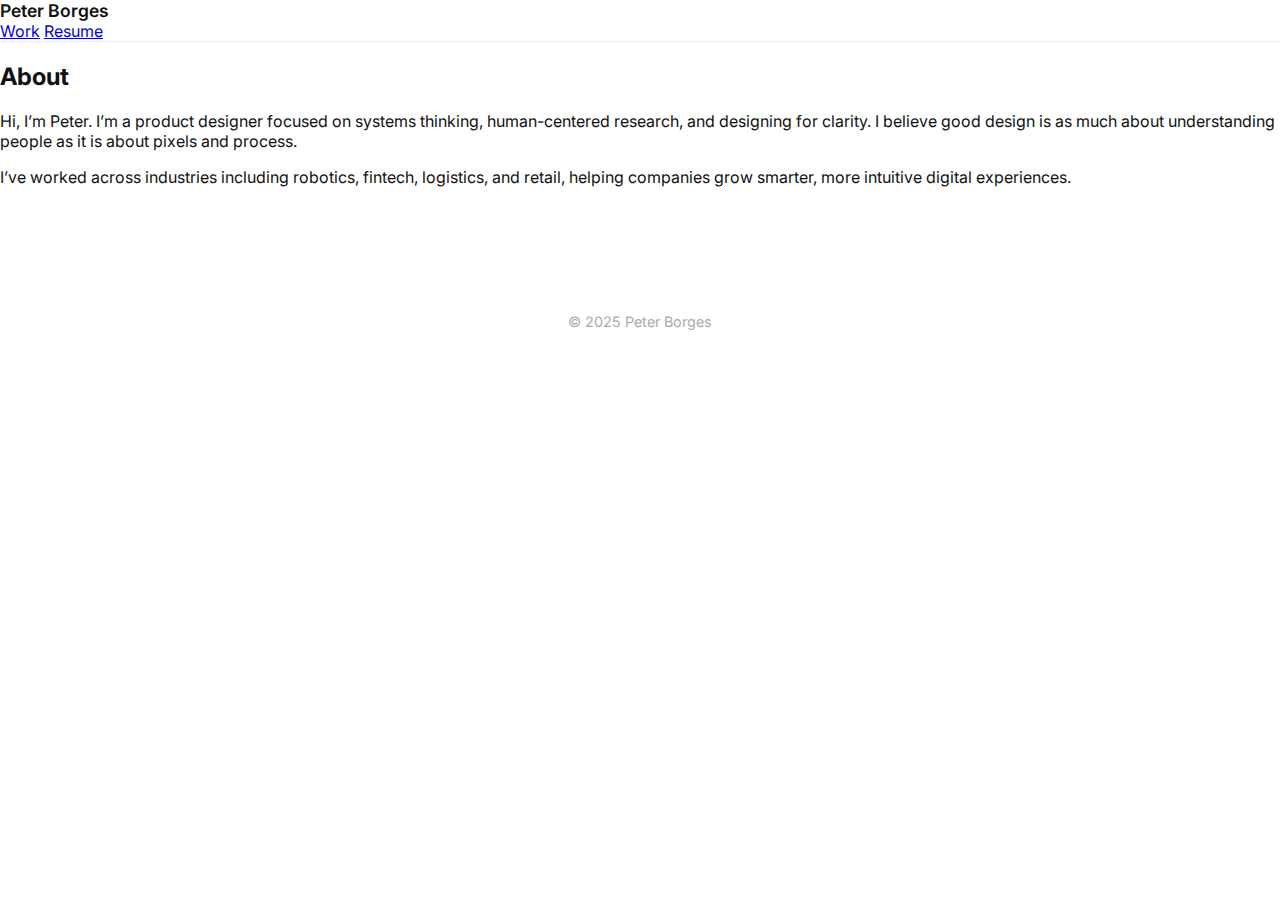
<file: about.html>
<!-- about.html -->
<!DOCTYPE html>
<html lang="en">
<head>
  <meta charset="UTF-8" />
  <meta name="viewport" content="width=device-width, initial-scale=1.0" />
  <title>Peter Borges | About</title>
  <link href="https://fonts.googleapis.com/css2?family=Inter:wght@400;600&display=swap" rel="stylesheet" />
  <link rel="stylesheet" href="styles.css" />
</head>
<body>
  <div class="navbar">
    <a href="index.html" class="logo">Peter Borges</a>
    <nav>
      <a href="index.html#work">Work</a>
      <a href="resume.html">Resume</a>
    </nav>
  </div>

  <section>
    <h2>About</h2>
    <p>Hi, I’m Peter. I’m a product designer focused on systems thinking, human-centered research, and designing for clarity. I believe good design is as much about understanding people as it is about pixels and process.</p>
    <p>I’ve worked across industries including robotics, fintech, logistics, and retail, helping companies grow smarter, more intuitive digital experiences.</p>
  </section>

  <footer>
    <p>© 2025 Peter Borges</p>
  </footer>
</body>
</html>
</file>
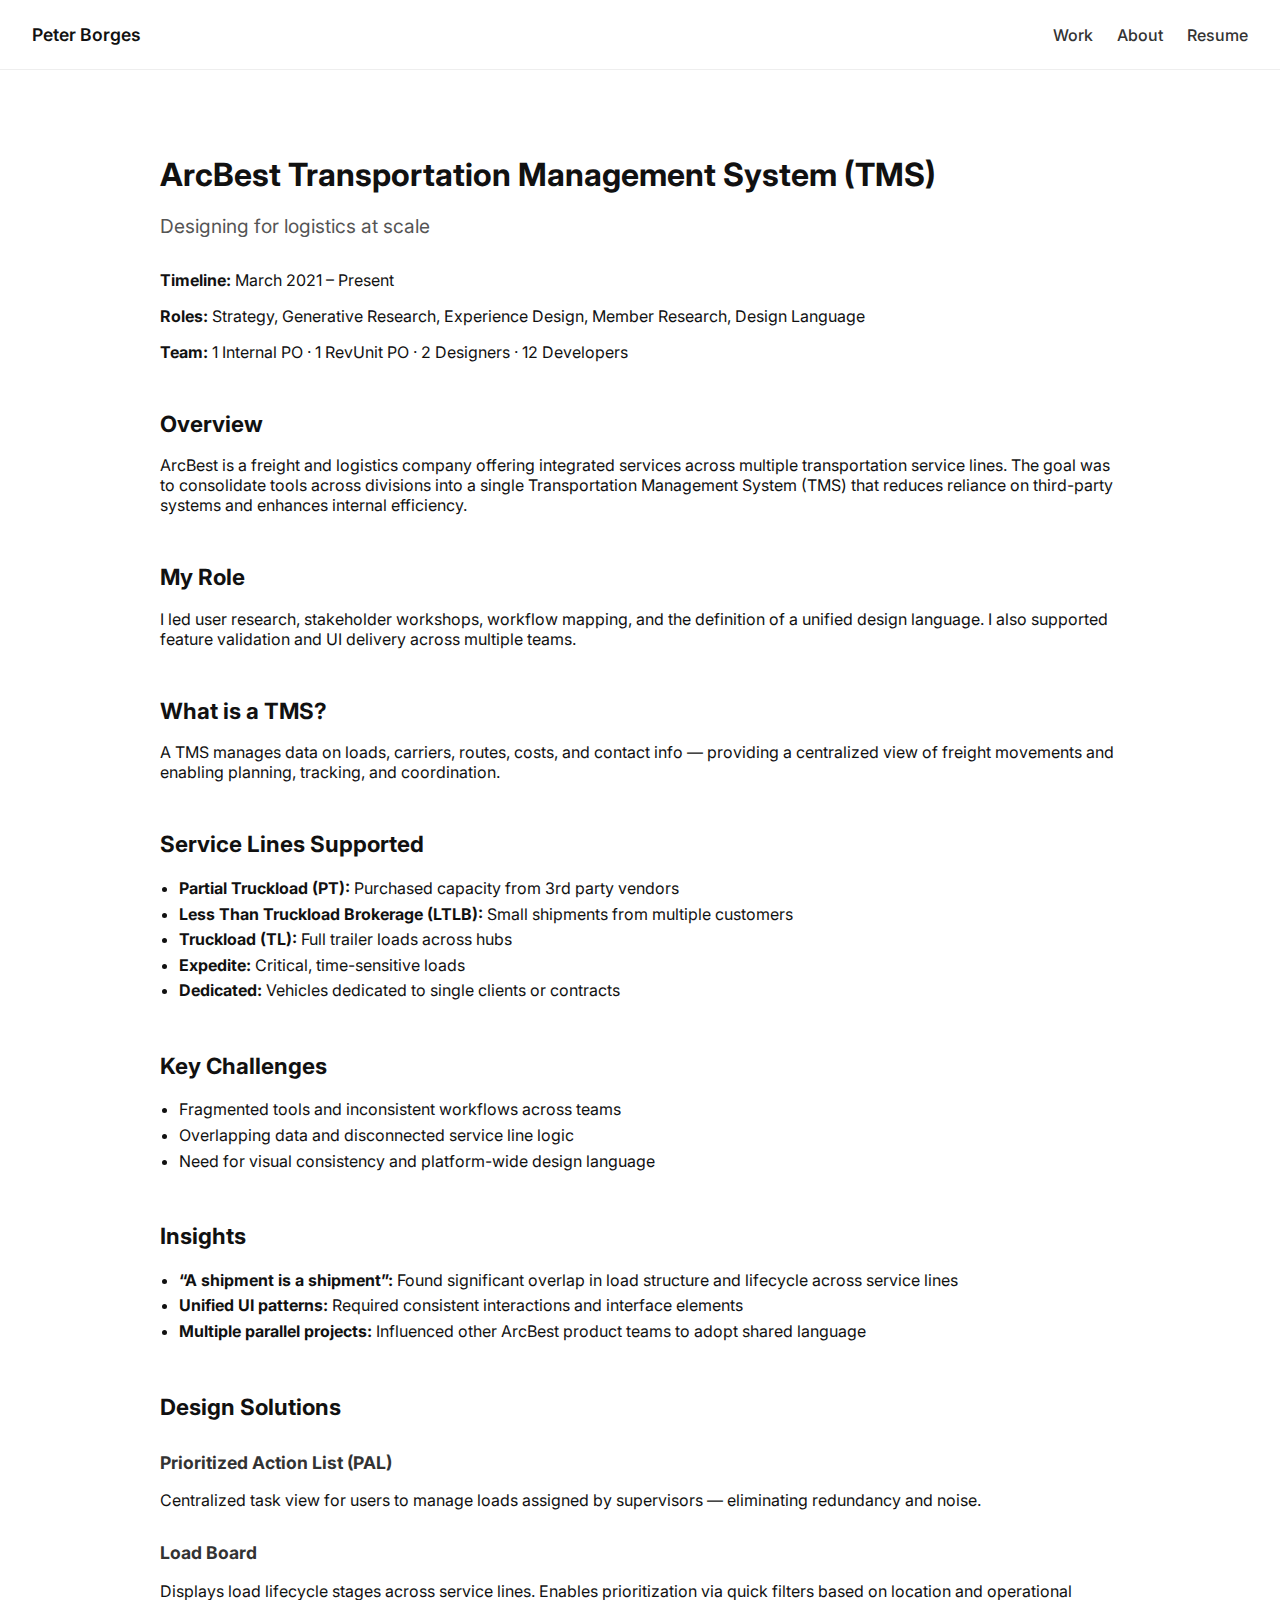
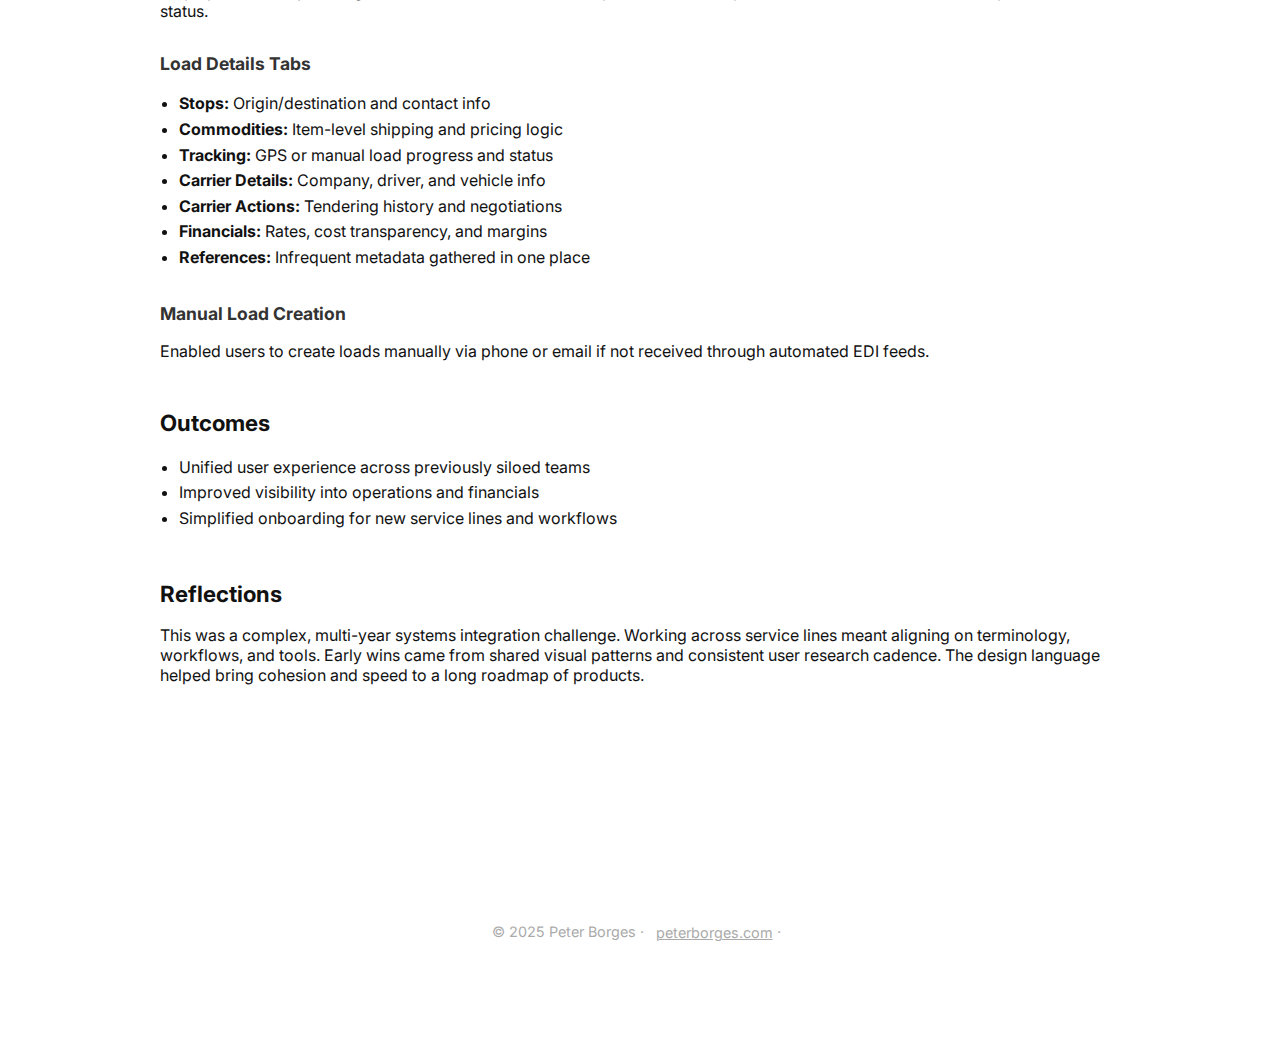
<file: arcbest-transportation-management.html>
<!-- case-study-arcbest.html -->
<!DOCTYPE html>
<html lang="en">
<head>
  <meta charset="UTF-8" />
  <meta name="viewport" content="width=device-width, initial-scale=1.0" />
  <title>ArcBest TMS | Peter Borges</title>
  <link href="https://fonts.googleapis.com/css2?family=Inter:wght@400;600&display=swap" rel="stylesheet" />
  <link rel="stylesheet" href="styles.css" />
</head>
<body>
  <div id="site-header"></div>

  <div class="content-container" style="padding-top: 4rem;">
    <section class="case-study">
      <h1>ArcBest Transportation Management System (TMS)</h1>
      <p class="subtitle">Designing for logistics at scale</p>

      <p><strong>Timeline:</strong> March 2021 – Present</p>
      <p><strong>Roles:</strong> Strategy, Generative Research, Experience Design, Member Research, Design Language</p>
      <p><strong>Team:</strong> 1 Internal PO · 1 RevUnit PO · 2 Designers · 12 Developers</p>

      <h2>Overview</h2>
      <p>ArcBest is a freight and logistics company offering integrated services across multiple transportation service lines. The goal was to consolidate tools across divisions into a single Transportation Management System (TMS) that reduces reliance on third-party systems and enhances internal efficiency.</p>

      <h2>My Role</h2>
      <p>I led user research, stakeholder workshops, workflow mapping, and the definition of a unified design language. I also supported feature validation and UI delivery across multiple teams.</p>

      <h2>What is a TMS?</h2>
      <p>A TMS manages data on loads, carriers, routes, costs, and contact info — providing a centralized view of freight movements and enabling planning, tracking, and coordination.</p>

      <h2>Service Lines Supported</h2>
      <ul>
        <li><strong>Partial Truckload (PT):</strong> Purchased capacity from 3rd party vendors</li>
        <li><strong>Less Than Truckload Brokerage (LTLB):</strong> Small shipments from multiple customers</li>
        <li><strong>Truckload (TL):</strong> Full trailer loads across hubs</li>
        <li><strong>Expedite:</strong> Critical, time-sensitive loads</li>
        <li><strong>Dedicated:</strong> Vehicles dedicated to single clients or contracts</li>
      </ul>

      <h2>Key Challenges</h2>
      <ul>
        <li>Fragmented tools and inconsistent workflows across teams</li>
        <li>Overlapping data and disconnected service line logic</li>
        <li>Need for visual consistency and platform-wide design language</li>
      </ul>

      <h2>Insights</h2>
      <ul>
        <li><strong>“A shipment is a shipment”:</strong> Found significant overlap in load structure and lifecycle across service lines</li>
        <li><strong>Unified UI patterns:</strong> Required consistent interactions and interface elements</li>
        <li><strong>Multiple parallel projects:</strong> Influenced other ArcBest product teams to adopt shared language</li>
      </ul>

      <h2>Design Solutions</h2>

      <h3>Prioritized Action List (PAL)</h3>
      <p>Centralized task view for users to manage loads assigned by supervisors — eliminating redundancy and noise.</p>

      <h3>Load Board</h3>
      <p>Displays load lifecycle stages across service lines. Enables prioritization via quick filters based on location and operational status.</p>

      <h3>Load Details Tabs</h3>
      <ul>
        <li><strong>Stops:</strong> Origin/destination and contact info</li>
        <li><strong>Commodities:</strong> Item-level shipping and pricing logic</li>
        <li><strong>Tracking:</strong> GPS or manual load progress and status</li>
        <li><strong>Carrier Details:</strong> Company, driver, and vehicle info</li>
        <li><strong>Carrier Actions:</strong> Tendering history and negotiations</li>
        <li><strong>Financials:</strong> Rates, cost transparency, and margins</li>
        <li><strong>References:</strong> Infrequent metadata gathered in one place</li>
      </ul>

      <h3>Manual Load Creation</h3>
      <p>Enabled users to create loads manually via phone or email if not received through automated EDI feeds.</p>

      <h2>Outcomes</h2>
      <ul>
        <li>Unified user experience across previously siloed teams</li>
        <li>Improved visibility into operations and financials</li>
        <li>Simplified onboarding for new service lines and workflows</li>
      </ul>

      <h2>Reflections</h2>
      <p>This was a complex, multi-year systems integration challenge. Working across service lines meant aligning on terminology, workflows, and tools. Early wins came from shared visual patterns and consistent user research cadence. The design language helped bring cohesion and speed to a long roadmap of products.</p>
    </section>
  </div>

  <div id="site-footer"></div>

  <script>
    function includeHTML(selector, url) {
      fetch(url)
        .then(response => response.text())
        .then(data => {
          document.querySelector(selector).innerHTML = data;
        });
    }
    includeHTML('#site-header', 'partials/header.html');
    includeHTML('#site-footer', 'partials/footer.html');
  </script>
</body>
</html>
</file>
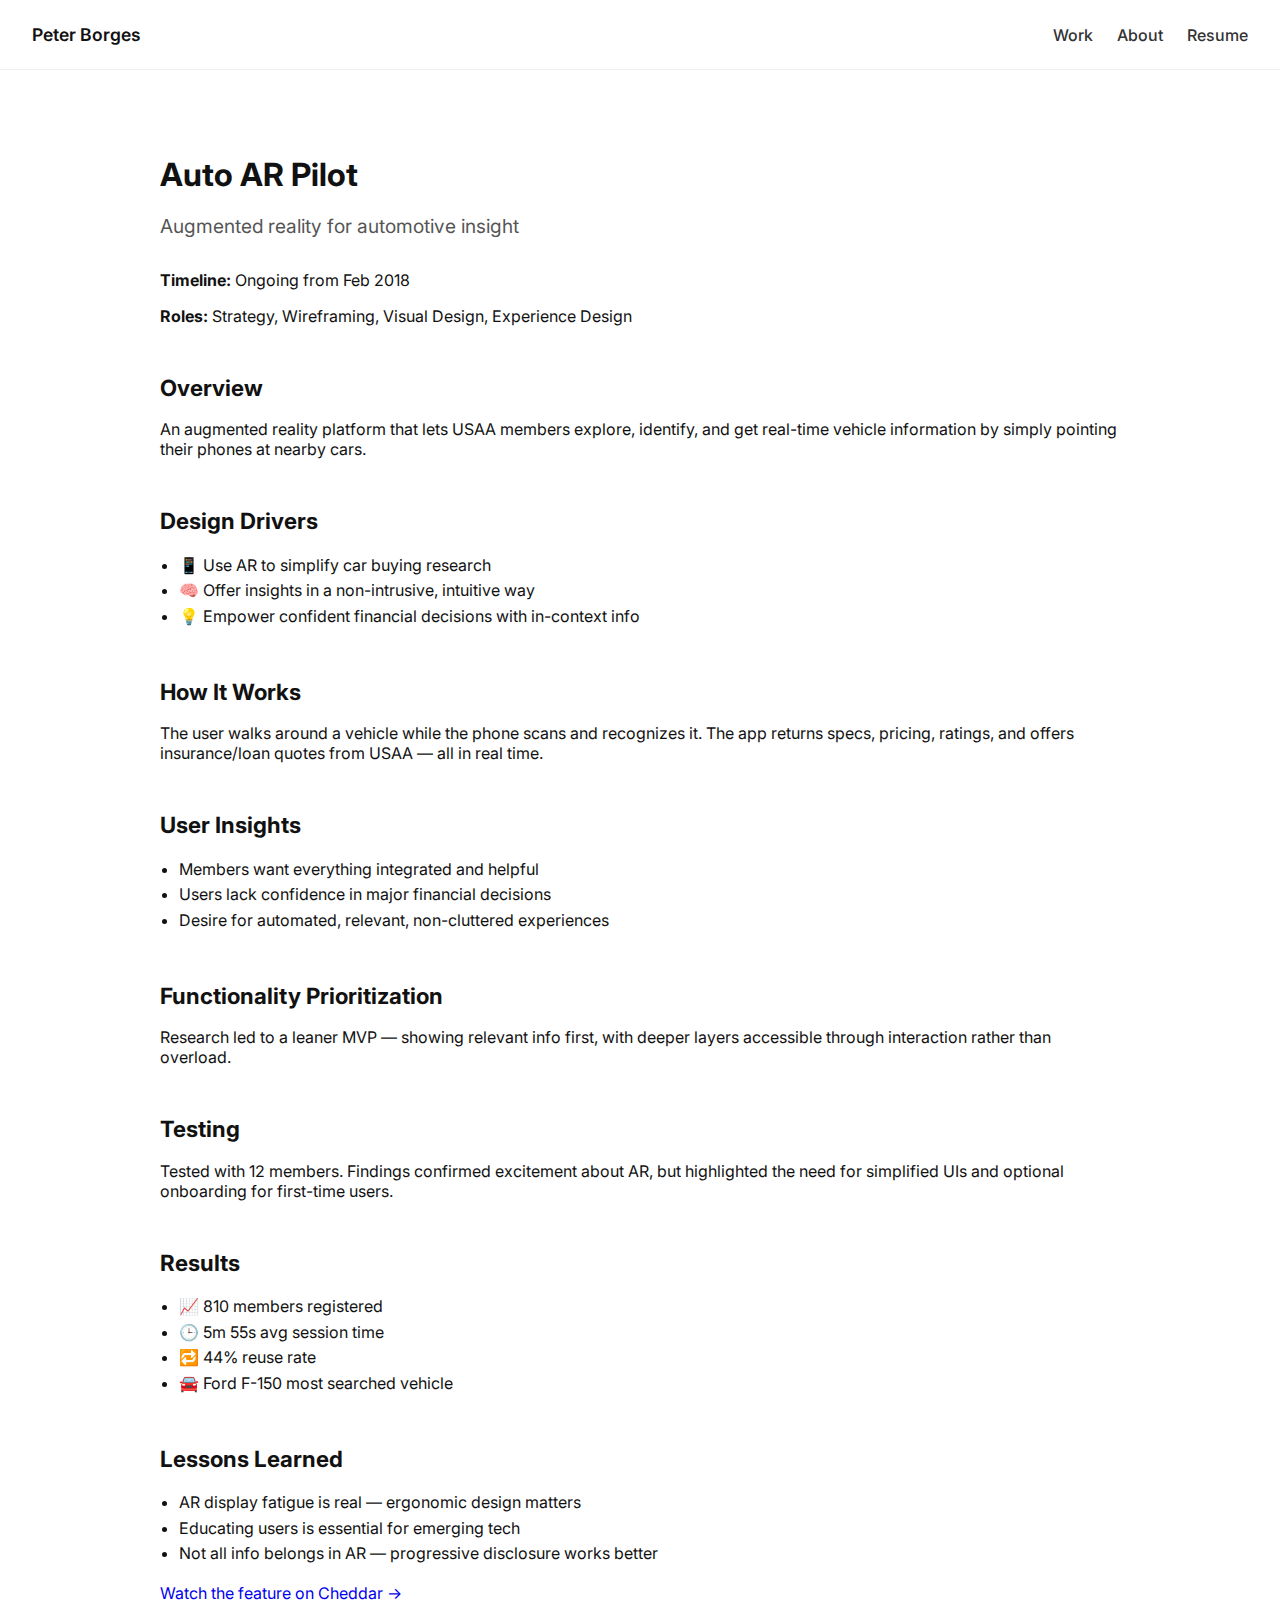
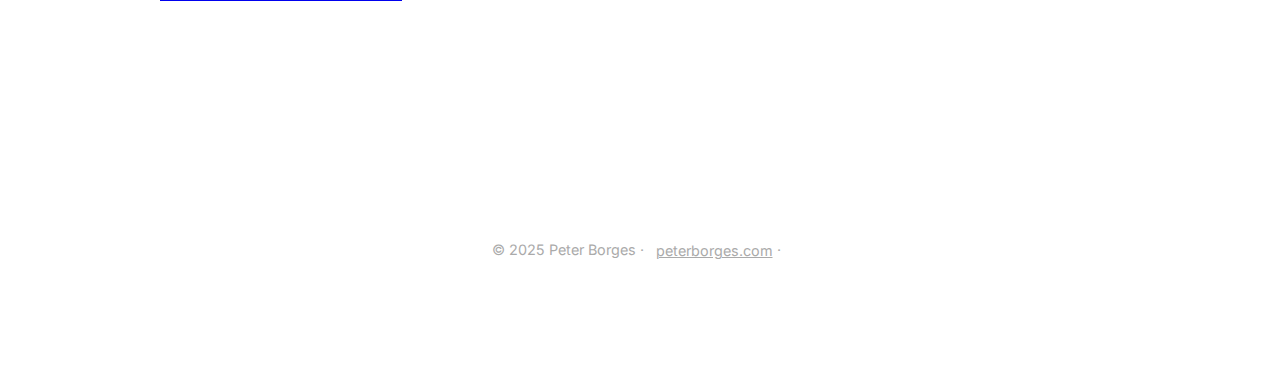
<file: auto-ar-pilot.html>
<!-- case-study-auto-ar.html -->
<!DOCTYPE html>
<html lang="en">
<head>
  <meta charset="UTF-8" />
  <meta name="viewport" content="width=device-width, initial-scale=1.0" />
  <title>Auto AR Pilot | Peter Borges</title>
  <link href="https://fonts.googleapis.com/css2?family=Inter:wght@400;600&display=swap" rel="stylesheet" />
  <link rel="stylesheet" href="styles.css" />
</head>
<body>
  <div id="site-header"></div>

  <div class="content-container" style="padding-top: 4rem;">
    <section class="case-study">
      <h1>Auto AR Pilot</h1>
      <p class="subtitle">Augmented reality for automotive insight</p>

      <p><strong>Timeline:</strong> Ongoing from Feb 2018</p>
      <p><strong>Roles:</strong> Strategy, Wireframing, Visual Design, Experience Design</p>

      <h2>Overview</h2>
      <p>An augmented reality platform that lets USAA members explore, identify, and get real-time vehicle information by simply pointing their phones at nearby cars.</p>

      <h2>Design Drivers</h2>
      <ul>
        <li>📱 Use AR to simplify car buying research</li>
        <li>🧠 Offer insights in a non-intrusive, intuitive way</li>
        <li>💡 Empower confident financial decisions with in-context info</li>
      </ul>

      <h2>How It Works</h2>
      <p>The user walks around a vehicle while the phone scans and recognizes it. The app returns specs, pricing, ratings, and offers insurance/loan quotes from USAA — all in real time.</p>

      <h2>User Insights</h2>
      <ul>
        <li>Members want everything integrated and helpful</li>
        <li>Users lack confidence in major financial decisions</li>
        <li>Desire for automated, relevant, non-cluttered experiences</li>
      </ul>

      <h2>Functionality Prioritization</h2>
      <p>Research led to a leaner MVP — showing relevant info first, with deeper layers accessible through interaction rather than overload.</p>

      <h2>Testing</h2>
      <p>Tested with 12 members. Findings confirmed excitement about AR, but highlighted the need for simplified UIs and optional onboarding for first-time users.</p>

      <h2>Results</h2>
      <ul>
        <li>📈 810 members registered</li>
        <li>🕒 5m 55s avg session time</li>
        <li>🔁 44% reuse rate</li>
        <li>🚘 Ford F-150 most searched vehicle</li>
      </ul>

      <h2>Lessons Learned</h2>
      <ul>
        <li>AR display fatigue is real — ergonomic design matters</li>
        <li>Educating users is essential for emerging tech</li>
        <li>Not all info belongs in AR — progressive disclosure works better</li>
      </ul>

      <p><a href="https://cheddar.com/videos/how-usaa-is-bringing-augmented-reality-to-car-shopping" target="_blank">Watch the feature on Cheddar →</a></p>
    </section>
  </div>

  <div id="site-footer"></div>

  <script>
    includeHTML('#site-header', 'partials/header.html');
    includeHTML('#site-footer', 'partials/footer.html');
    function includeHTML(selector, url) {
      fetch(url).then(res => res.text()).then(data => {
        document.querySelector(selector).innerHTML = data;
      });
    }
  </script>
</body>
</html>
</file>
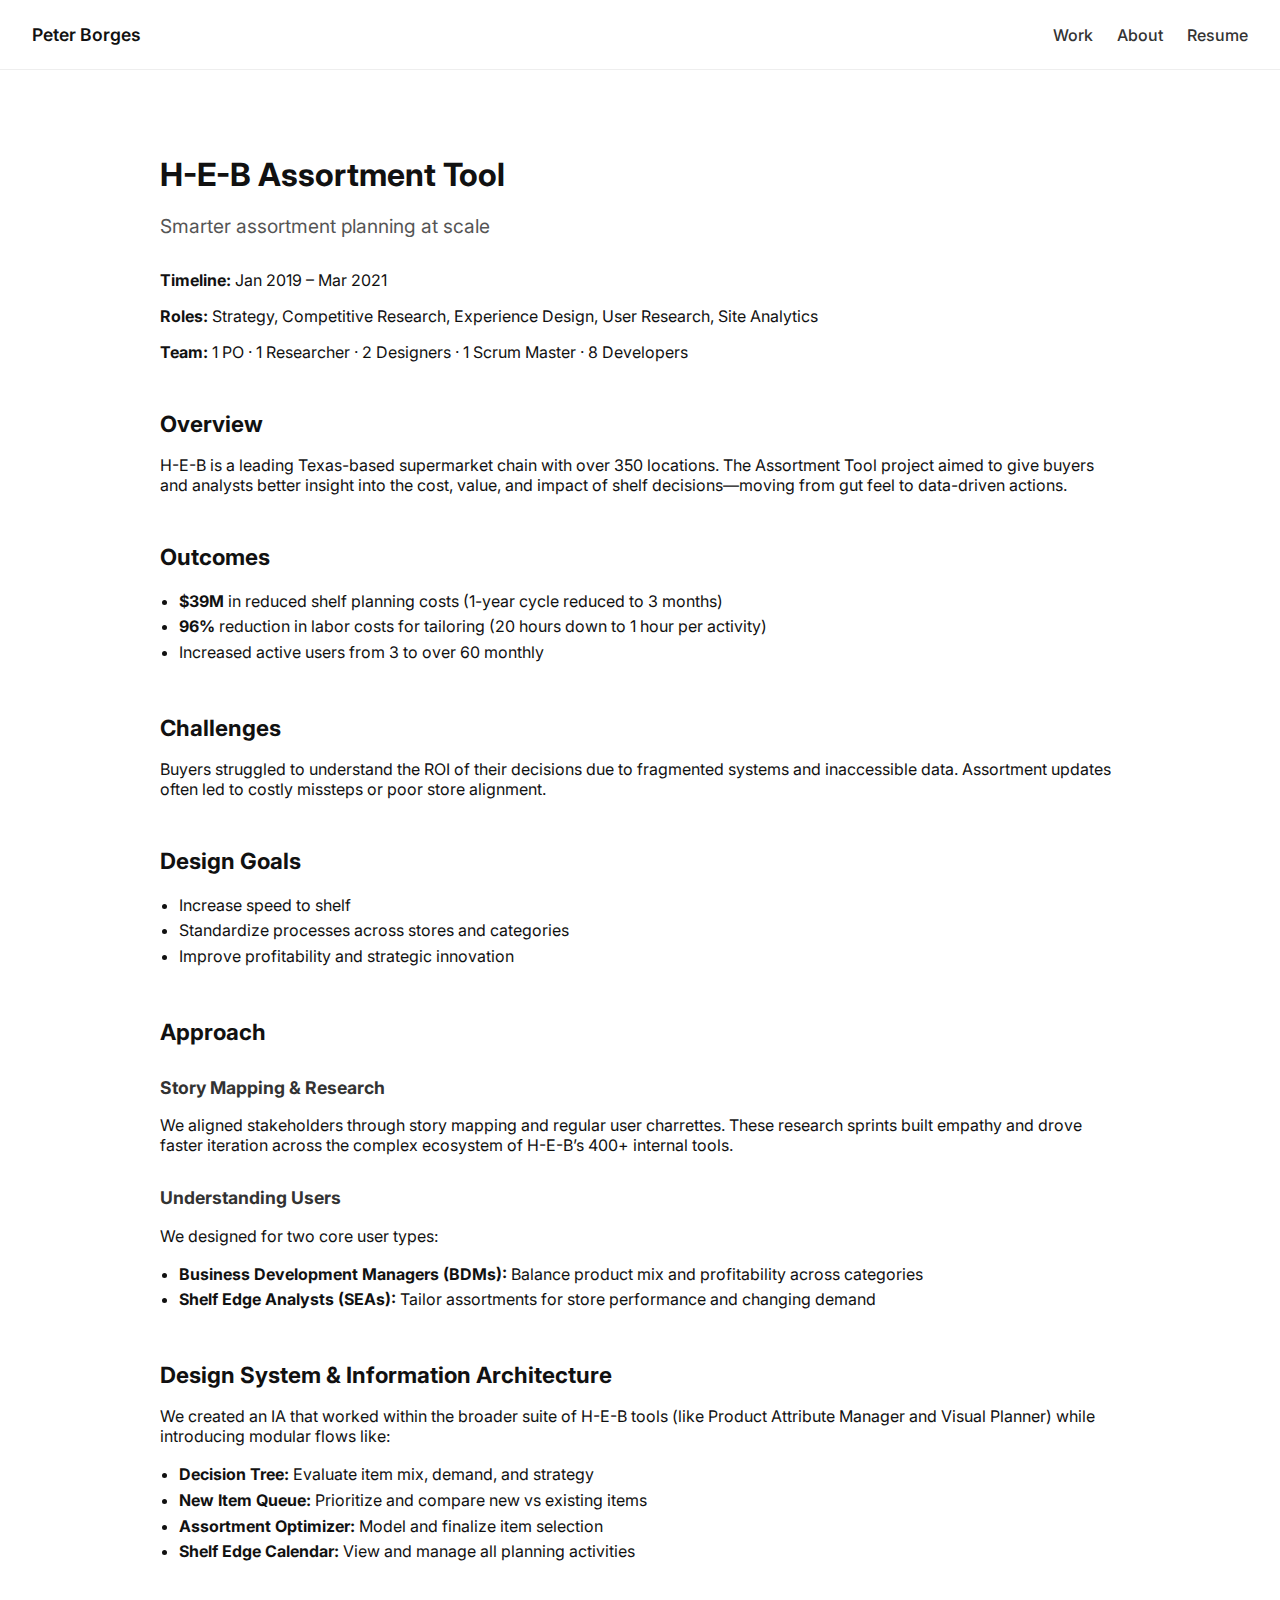
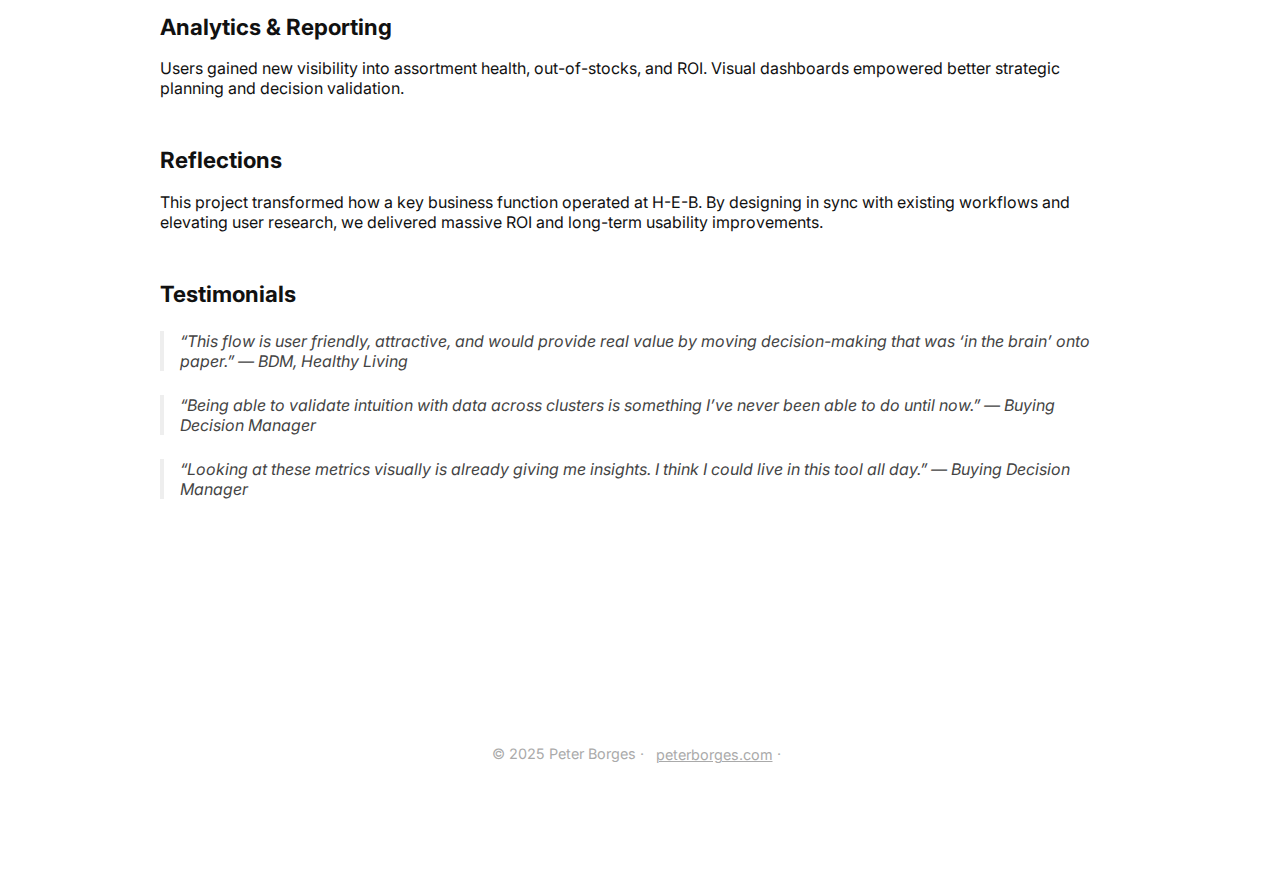
<file: heb-assortment-optimizer.html>
<!-- case-study-assortment.html -->
<!DOCTYPE html>
<html lang="en">
<head>
  <meta charset="UTF-8" />
  <meta name="viewport" content="width=device-width, initial-scale=1.0" />
  <title>H-E-B Assortment Tool | Peter Borges</title>
  <link href="https://fonts.googleapis.com/css2?family=Inter:wght@400;600&display=swap" rel="stylesheet" />
  <link rel="stylesheet" href="styles.css" />
</head>
<body>
  <div id="site-header"></div>

  <div class="content-container" style="padding-top: 4rem;">
    <section class="case-study">
      <h1>H-E-B Assortment Tool</h1>
      <p class="subtitle">Smarter assortment planning at scale</p>

      <p><strong>Timeline:</strong> Jan 2019 – Mar 2021</p>
      <p><strong>Roles:</strong> Strategy, Competitive Research, Experience Design, User Research, Site Analytics</p>
      <p><strong>Team:</strong> 1 PO · 1 Researcher · 2 Designers · 1 Scrum Master · 8 Developers</p>

      <h2>Overview</h2>
      <p>H-E-B is a leading Texas-based supermarket chain with over 350 locations. The Assortment Tool project aimed to give buyers and analysts better insight into the cost, value, and impact of shelf decisions—moving from gut feel to data-driven actions.</p>

      <h2>Outcomes</h2>
      <ul>
        <li><strong>$39M</strong> in reduced shelf planning costs (1-year cycle reduced to 3 months)</li>
        <li><strong>96%</strong> reduction in labor costs for tailoring (20 hours down to 1 hour per activity)</li>
        <li>Increased active users from 3 to over 60 monthly</li>
      </ul>

      <h2>Challenges</h2>
      <p>Buyers struggled to understand the ROI of their decisions due to fragmented systems and inaccessible data. Assortment updates often led to costly missteps or poor store alignment.</p>

      <h2>Design Goals</h2>
      <ul>
        <li>Increase speed to shelf</li>
        <li>Standardize processes across stores and categories</li>
        <li>Improve profitability and strategic innovation</li>
      </ul>

      <h2>Approach</h2>
      <h3>Story Mapping & Research</h3>
      <p>We aligned stakeholders through story mapping and regular user charrettes. These research sprints built empathy and drove faster iteration across the complex ecosystem of H-E-B’s 400+ internal tools.</p>

      <h3>Understanding Users</h3>
      <p>We designed for two core user types:</p>
      <ul>
        <li><strong>Business Development Managers (BDMs):</strong> Balance product mix and profitability across categories</li>
        <li><strong>Shelf Edge Analysts (SEAs):</strong> Tailor assortments for store performance and changing demand</li>
      </ul>

      <h2>Design System & Information Architecture</h2>
      <p>We created an IA that worked within the broader suite of H-E-B tools (like Product Attribute Manager and Visual Planner) while introducing modular flows like:</p>
      <ul>
        <li><strong>Decision Tree:</strong> Evaluate item mix, demand, and strategy</li>
        <li><strong>New Item Queue:</strong> Prioritize and compare new vs existing items</li>
        <li><strong>Assortment Optimizer:</strong> Model and finalize item selection</li>
        <li><strong>Shelf Edge Calendar:</strong> View and manage all planning activities</li>
      </ul>

      <h2>Analytics & Reporting</h2>
      <p>Users gained new visibility into assortment health, out-of-stocks, and ROI. Visual dashboards empowered better strategic planning and decision validation.</p>

      <h2>Reflections</h2>
      <p>This project transformed how a key business function operated at H-E-B. By designing in sync with existing workflows and elevating user research, we delivered massive ROI and long-term usability improvements.</p>

      <h2>Testimonials</h2>
      <blockquote>“This flow is user friendly, attractive, and would provide real value by moving decision-making that was ‘in the brain’ onto paper.” — <em>BDM, Healthy Living</em></blockquote>
      <blockquote>“Being able to validate intuition with data across clusters is something I’ve never been able to do until now.” — <em>Buying Decision Manager</em></blockquote>
      <blockquote>“Looking at these metrics visually is already giving me insights. I think I could live in this tool all day.” — <em>Buying Decision Manager</em></blockquote>
    </section>
  </div>

  <div id="site-footer"></div>

  <script>
    function includeHTML(selector, url) {
      fetch(url)
        .then(response => response.text())
        .then(data => {
          document.querySelector(selector).innerHTML = data;
        });
    }
    includeHTML('#site-header', 'partials/header.html');
    includeHTML('#site-footer', 'partials/footer.html');
  </script>
</body>
</html>
</file>
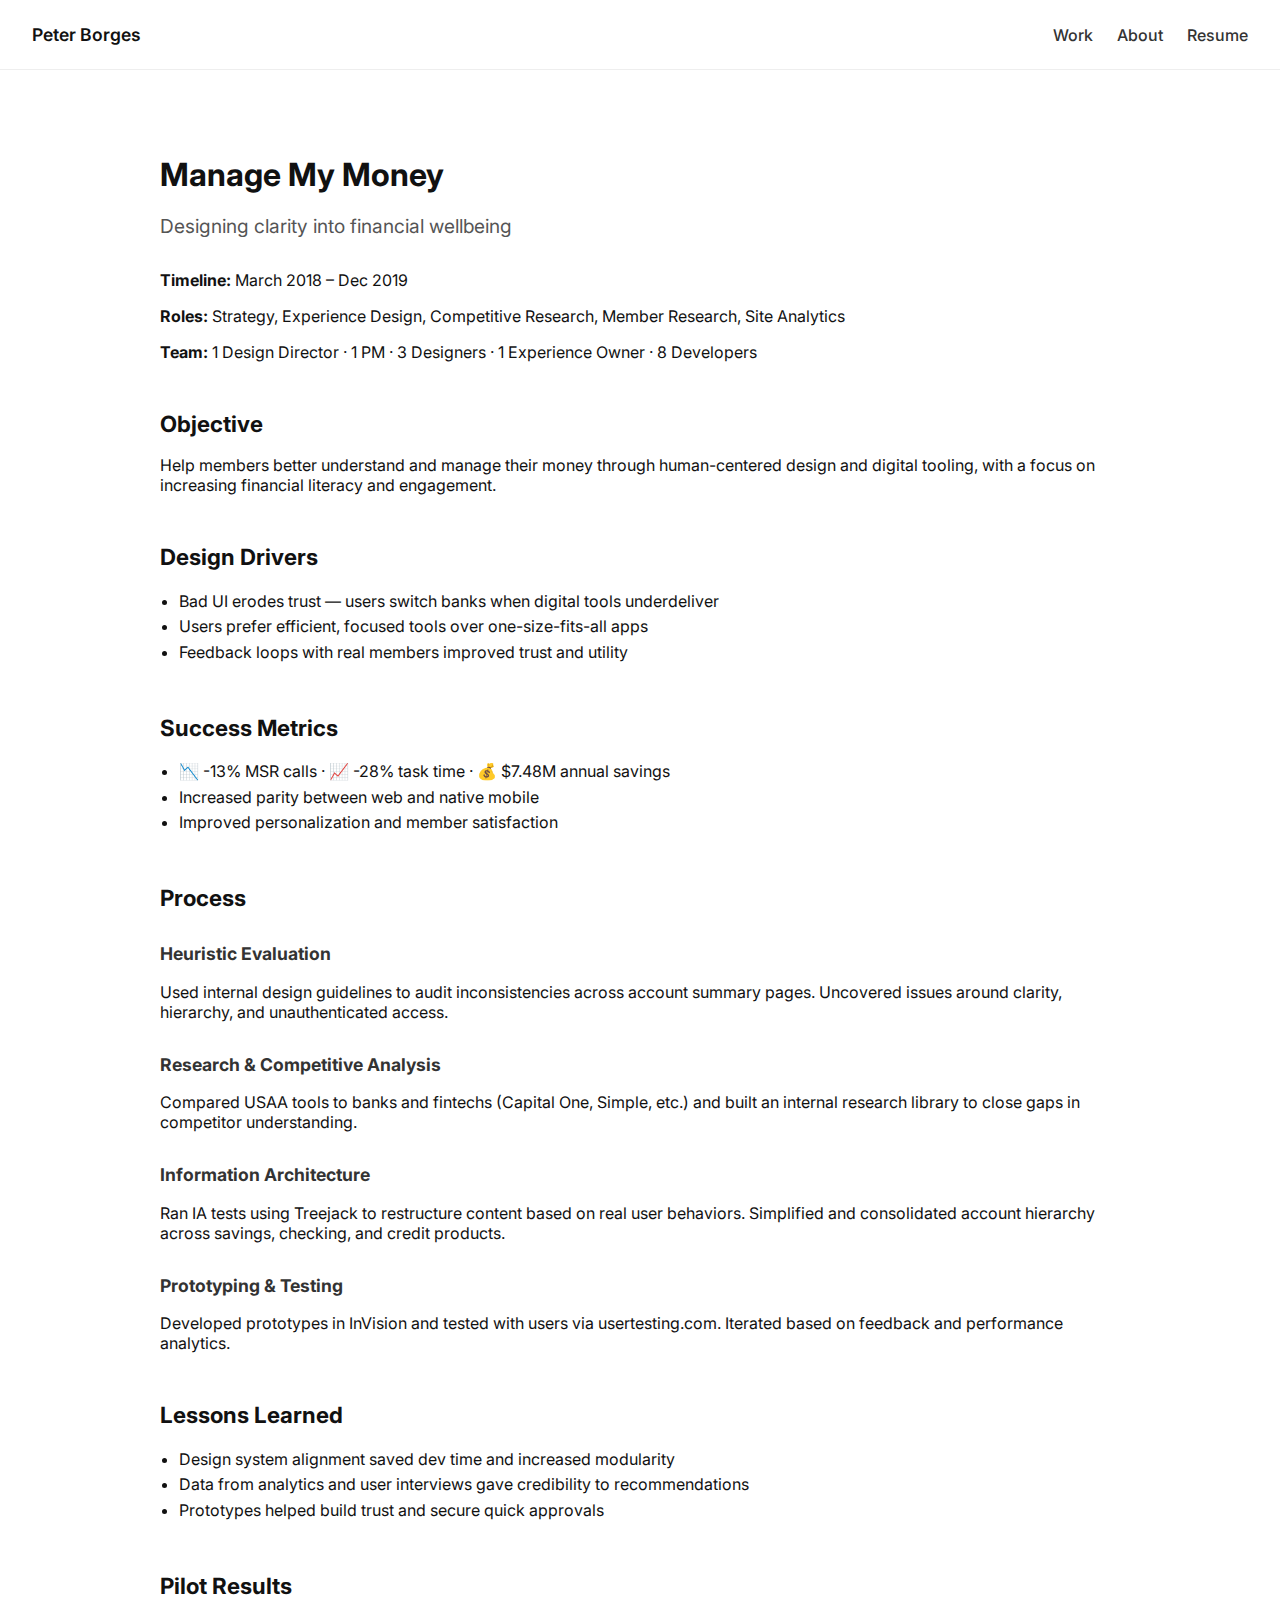
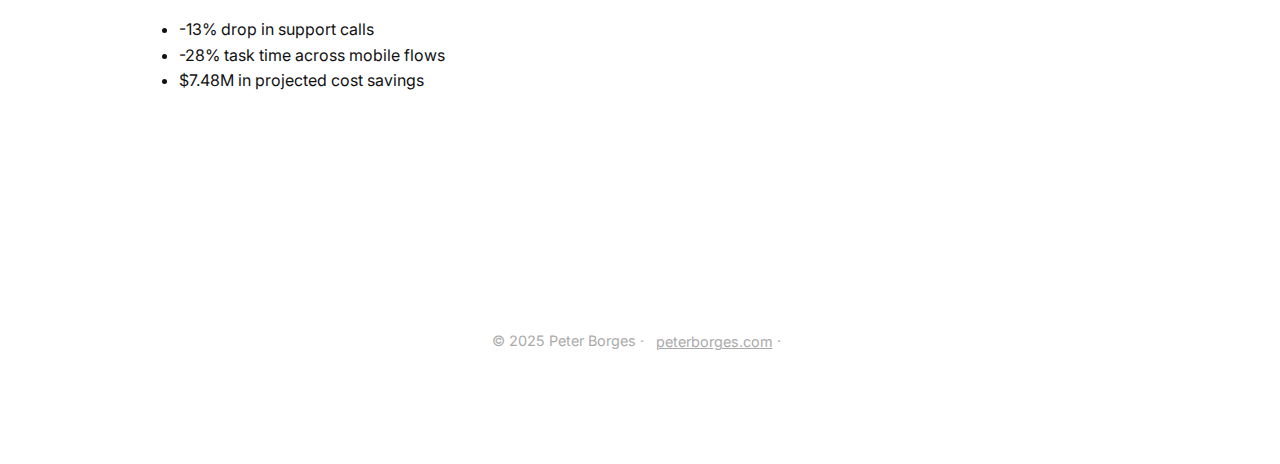
<file: manage-my-money.html>
<!-- case-study-manage-my-money.html -->
<!DOCTYPE html>
<html lang="en">
<head>
  <meta charset="UTF-8" />
  <meta name="viewport" content="width=device-width, initial-scale=1.0" />
  <title>Manage My Money | Peter Borges</title>
  <link href="https://fonts.googleapis.com/css2?family=Inter:wght@400;600&display=swap" rel="stylesheet" />
  <link rel="stylesheet" href="styles.css" />
</head>
<body>
  <div id="site-header"></div>

  <div class="content-container" style="padding-top: 4rem;">
    <section class="case-study">
      <h1>Manage My Money</h1>
      <p class="subtitle">Designing clarity into financial wellbeing</p>

      <p><strong>Timeline:</strong> March 2018 – Dec 2019</p>
      <p><strong>Roles:</strong> Strategy, Experience Design, Competitive Research, Member Research, Site Analytics</p>
      <p><strong>Team:</strong> 1 Design Director · 1 PM · 3 Designers · 1 Experience Owner · 8 Developers</p>

      <h2>Objective</h2>
      <p>Help members better understand and manage their money through human-centered design and digital tooling, with a focus on increasing financial literacy and engagement.</p>

      <h2>Design Drivers</h2>
      <ul>
        <li>Bad UI erodes trust — users switch banks when digital tools underdeliver</li>
        <li>Users prefer efficient, focused tools over one-size-fits-all apps</li>
        <li>Feedback loops with real members improved trust and utility</li>
      </ul>

      <h2>Success Metrics</h2>
      <ul>
        <li>📉 -13% MSR calls · 📈 -28% task time · 💰 $7.48M annual savings</li>
        <li>Increased parity between web and native mobile</li>
        <li>Improved personalization and member satisfaction</li>
      </ul>

      <h2>Process</h2>
      <h3>Heuristic Evaluation</h3>
      <p>Used internal design guidelines to audit inconsistencies across account summary pages. Uncovered issues around clarity, hierarchy, and unauthenticated access.</p>

      <h3>Research & Competitive Analysis</h3>
      <p>Compared USAA tools to banks and fintechs (Capital One, Simple, etc.) and built an internal research library to close gaps in competitor understanding.</p>

      <h3>Information Architecture</h3>
      <p>Ran IA tests using Treejack to restructure content based on real user behaviors. Simplified and consolidated account hierarchy across savings, checking, and credit products.</p>

      <h3>Prototyping & Testing</h3>
      <p>Developed prototypes in InVision and tested with users via usertesting.com. Iterated based on feedback and performance analytics.</p>

      <h2>Lessons Learned</h2>
      <ul>
        <li>Design system alignment saved dev time and increased modularity</li>
        <li>Data from analytics and user interviews gave credibility to recommendations</li>
        <li>Prototypes helped build trust and secure quick approvals</li>
      </ul>

      <h2>Pilot Results</h2>
      <ul>
        <li>-13% drop in support calls</li>
        <li>-28% task time across mobile flows</li>
        <li>$7.48M in projected cost savings</li>
      </ul>
    </section>
  </div>

  <div id="site-footer"></div>

  <script>
    includeHTML('#site-header', 'partials/header.html');
    includeHTML('#site-footer', 'partials/footer.html');
    function includeHTML(selector, url) {
      fetch(url).then(res => res.text()).then(data => {
        document.querySelector(selector).innerHTML = data;
      });
    }
  </script>
</body>
</html>
</file>
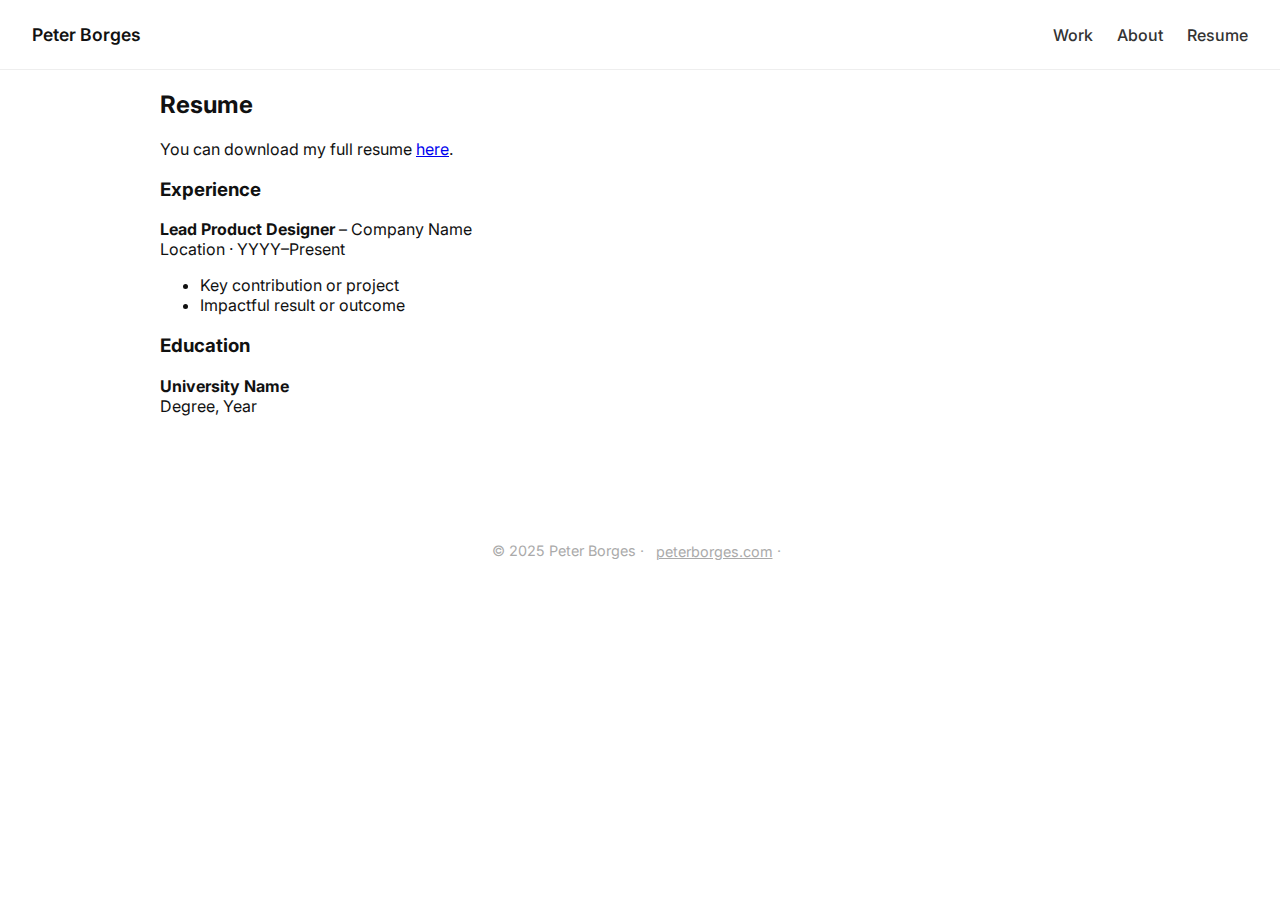
<file: resume.html>
<!-- resume.html -->
<!DOCTYPE html>
<html lang="en">
<head>
  <meta charset="UTF-8" />
  <meta name="viewport" content="width=device-width, initial-scale=1.0" />
  <title>Peter Borges | Resume</title>
  <link href="https://fonts.googleapis.com/css2?family=Inter:wght@400;600&display=swap" rel="stylesheet" />
  <link rel="stylesheet" href="styles.css" />
</head>
<body>
  <div id="site-header"></div>

  <div class="content-container">
    <section>
      <h2>Resume</h2>
      <p>You can download my full resume <a href="files/Peter-Borges-Resume.pdf" target="_blank">here</a>.</p>

      <!-- You can add inline resume sections below or keep it as a downloadable -->
      <h3>Experience</h3>
      <p><strong>Lead Product Designer</strong> – Company Name<br />Location · YYYY–Present</p>
      <ul>
        <li>Key contribution or project</li>
        <li>Impactful result or outcome</li>
      </ul>

      <h3>Education</h3>
      <p><strong>University Name</strong><br />Degree, Year</p>
    </section>
  </div>

  <div id="site-footer"></div>

  <script>
    function includeHTML(selector, url) {
      fetch(url)
        .then(response => response.text())
        .then(data => {
          document.querySelector(selector).innerHTML = data;
        });
    }
    includeHTML('#site-header', 'partials/header.html');
    includeHTML('#site-footer', 'partials/footer.html');
  </script>
</body>
</html>
</file>
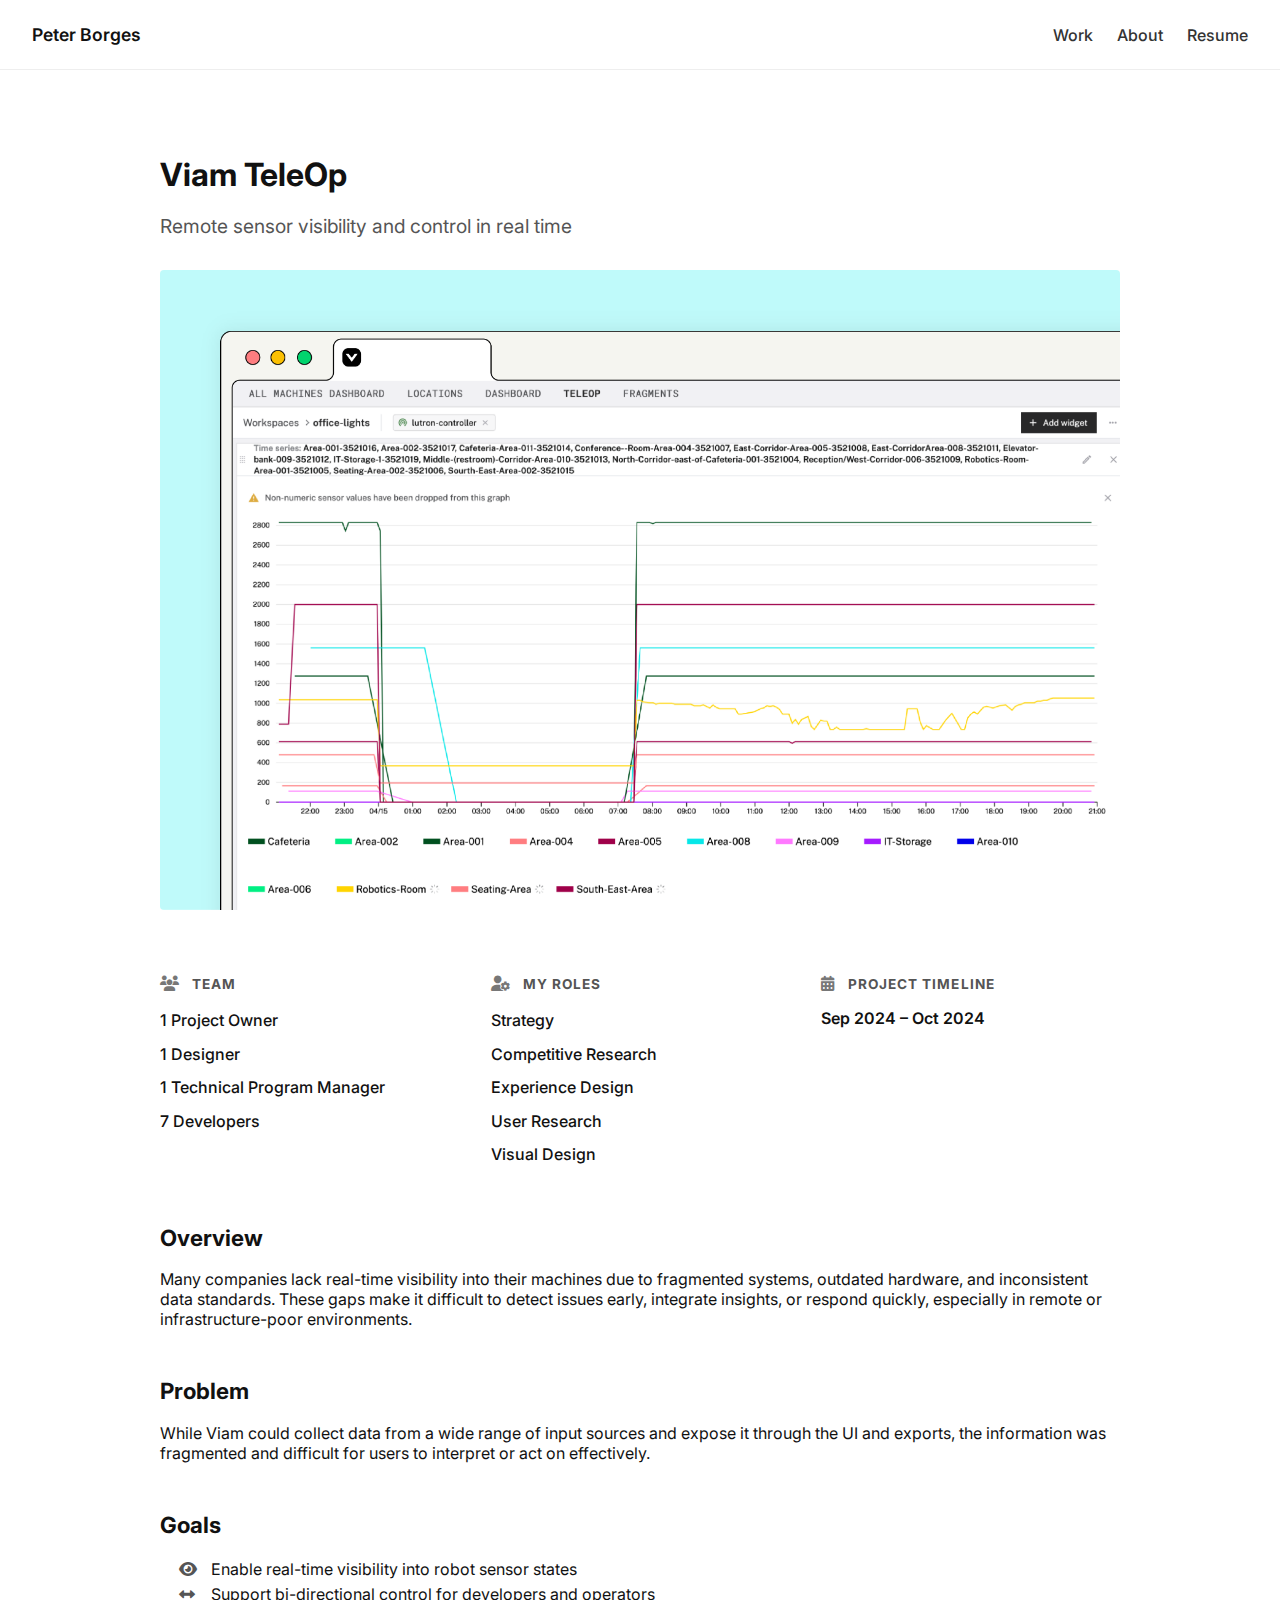
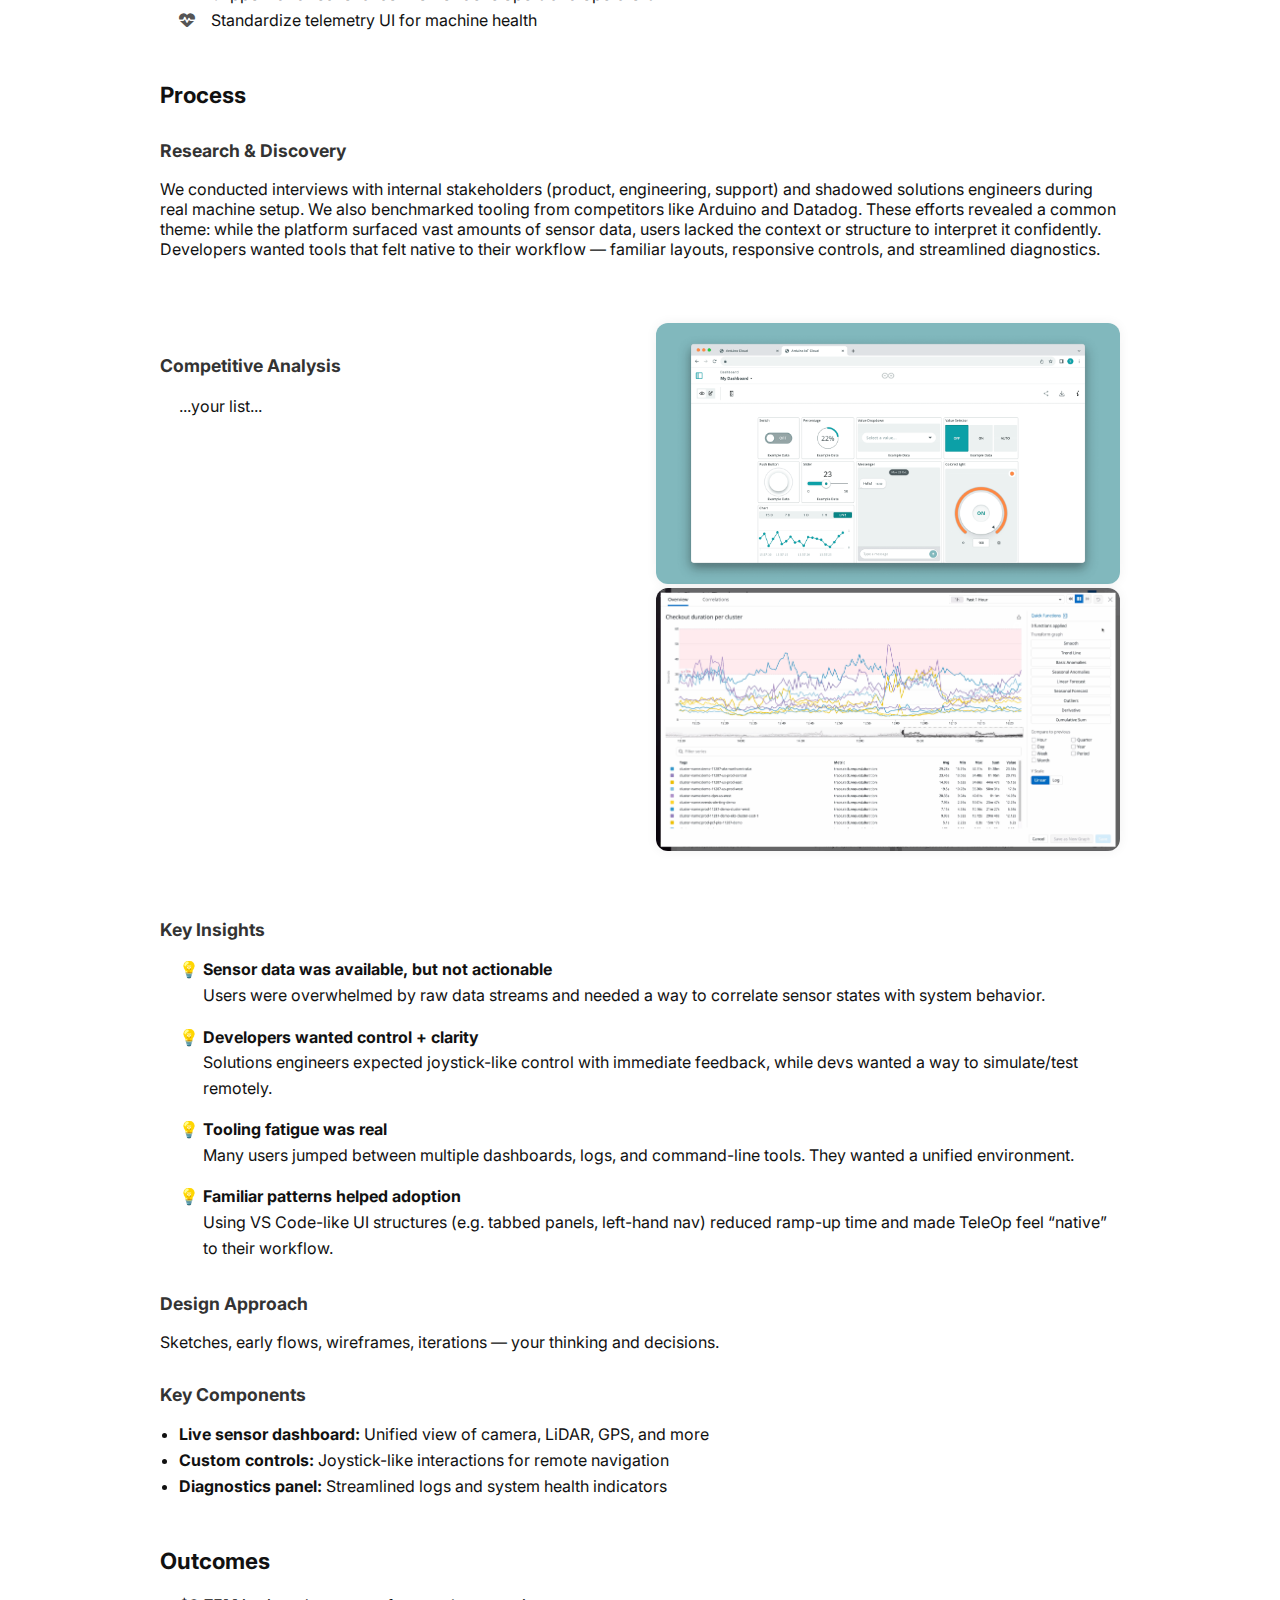
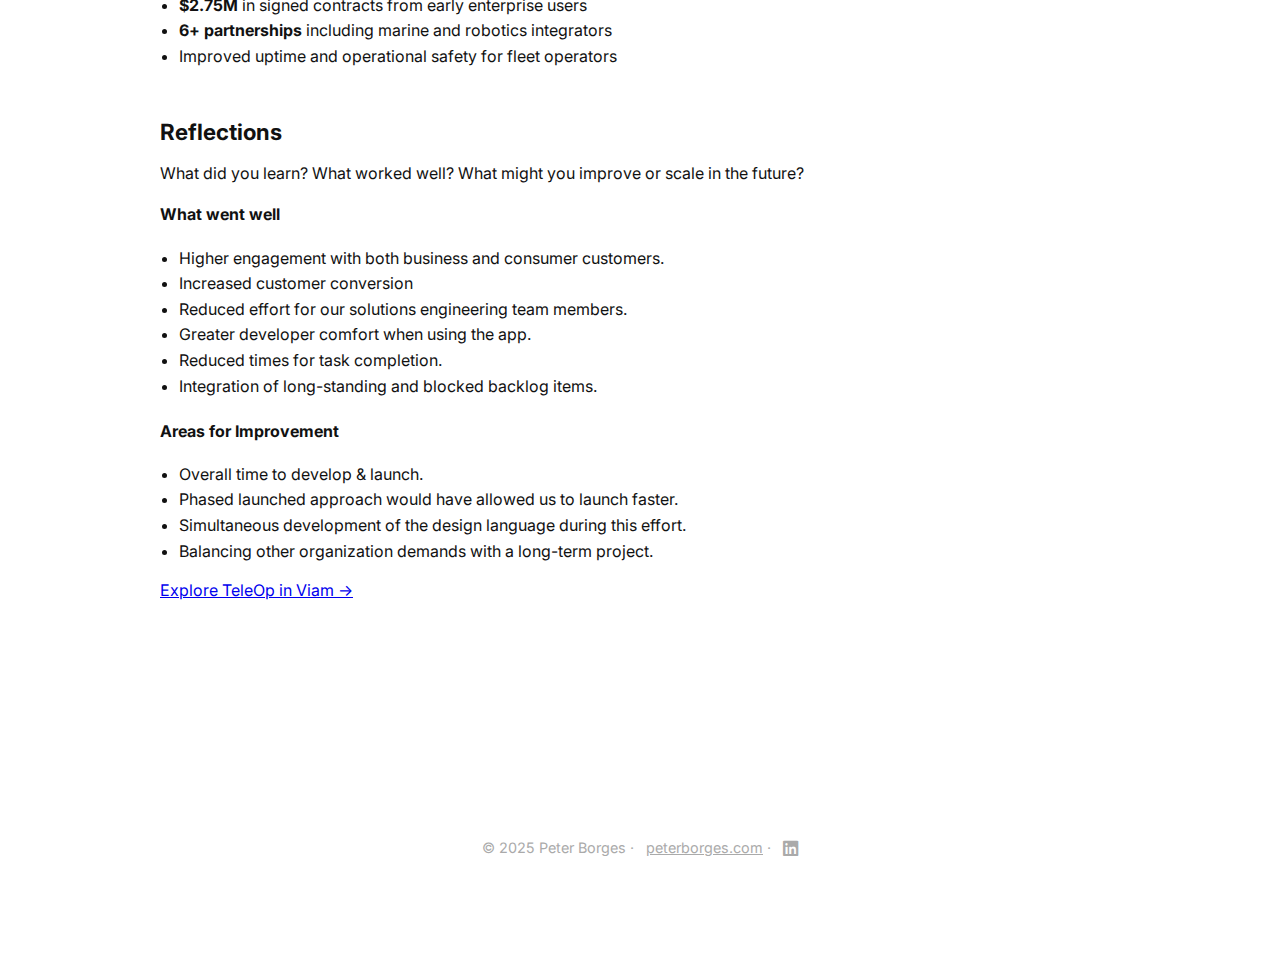
<file: viam-teleop.html>
<!-- case-study-teleop.html -->
<!DOCTYPE html>
<html lang="en">
<head>
  <meta charset="UTF-8" />
  <meta name="viewport" content="width=device-width, initial-scale=1.0" />
  <title>Viam TeleOp | Peter Borges</title>
  <link href="https://fonts.googleapis.com/css2?family=Inter:wght@400;600&display=swap" rel="stylesheet" />
  <link rel="stylesheet" href="https://cdnjs.cloudflare.com/ajax/libs/font-awesome/6.5.0/css/all.min.css" />
  <link rel="stylesheet" href="styles.css" />
</head>
<body>
  <div id="site-header"></div>

  <div class="content-container" style="padding-top: 4rem;">
    <section class="case-study">
      <h1>Viam TeleOp</h1>
      <p class="subtitle">Remote sensor visibility and control in real time</p>

      <img src="images/viam-teleop/teleop-hero-2.png" alt="TeleOp Hero Image" class="hero-image" />

      <div class="project-meta-block">
        <div class="meta-column">
          <h4><i class="fas fa-users"></i> Team</h4>
          <ul>
            <li>1 Project Owner</li>
            <li>1 Designer</li>
            <li>1 Technical Program Manager</li>
            <li>7 Developers</li>
          </ul>
        </div>
      
        <div class="meta-column">
          <h4><i class="fas fa-user-cog"></i> My Roles</h4>
          <ul>
            <li>Strategy</li>
            <li>Competitive Research</li>
            <li>Experience Design</li>
            <li>User Research</li>
            <li>Visual Design</li>
          </ul>
        </div>
      
        <div class="meta-column">
          <h4><i class="fas fa-calendar-alt"></i> Project Timeline</h4>
          <p>Sep 2024 – Oct 2024</p>
        </div>
      </div>      
        

      <h2>Overview</h2>
      <p>Many companies lack real-time visibility into their machines due to fragmented systems, outdated hardware, and inconsistent data standards. These gaps make it difficult to detect issues early, integrate insights, or respond quickly, especially in remote or infrastructure-poor environments.</p>

      <h2>Problem</h2>
      <p>While Viam could collect data from a wide range of input sources and expose it through the UI and exports, the information was fragmented and difficult for users to interpret or act on effectively.</p>

      <h2>Goals</h2>
      <ul class="goals-list">
        <li><i class="fas fa-eye"></i> Enable real-time visibility into robot sensor states</li>
        <li><i class="fas fa-arrows-alt-h"></i> Support bi-directional control for developers and operators</li>
        <li><i class="fas fa-heartbeat"></i> Standardize telemetry UI for machine health</li>
      </ul>         

      <h2>Process</h2>
      <h3>Research & Discovery</h3>
      <p>We conducted interviews with internal stakeholders (product, engineering, support) and shadowed solutions engineers during real machine setup. We also benchmarked tooling from competitors like Arduino and Datadog. These efforts revealed a common theme: while the platform surfaced vast amounts of sensor data, users lacked the context or structure to interpret it confidently. Developers wanted tools that felt native to their workflow — familiar layouts, responsive controls, and streamlined diagnostics.</p>
     
      <div class="insight-section">
        <div class="insight-text">
          <h3>Competitive Analysis</h3>
          <ul class="key-insights">...your list...</ul>
        </div>
        <div class="insight-image">
          <img src="images/viam-teleop/arduino-dashboard.png" alt="Arduino IoT dashboard" />
          <img src="images/viam-teleop/datadog-dashboard.png" alt="Datadog dashboard" />
        </div>
      </div>
      
      <h3>Key Insights</h3>
<ul class="key-insights">
  <li><strong>Sensor data was available, but not actionable</strong> <br>Users were overwhelmed by raw data streams and needed a way to correlate sensor states with system behavior.</br></li>
  <li><strong>Developers wanted control + clarity</strong> <br>Solutions engineers expected joystick-like control with immediate feedback, while devs wanted a way to simulate/test remotely.</br></li>
  <li><strong>Tooling fatigue was real</strong> <br>Many users jumped between multiple dashboards, logs, and command-line tools. They wanted a unified environment.</br></li>
  <li><strong>Familiar patterns helped adoption</strong> <br>Using VS Code-like UI structures (e.g. tabbed panels, left-hand nav) reduced ramp-up time and made TeleOp feel “native” to their workflow.</br></li>
</ul>


      <h3>Design Approach</h3>
      <p>Sketches, early flows, wireframes, iterations — your thinking and decisions.</p>

      <h3>Key Components</h3>
      <ul>
        <li><strong>Live sensor dashboard:</strong> Unified view of camera, LiDAR, GPS, and more</li>
        <li><strong>Custom controls:</strong> Joystick-like interactions for remote navigation</li>
        <li><strong>Diagnostics panel:</strong> Streamlined logs and system health indicators</li>
      </ul>

      <h2>Outcomes</h2>
      <ul>
        <li><strong>$2.75M</strong> in signed contracts from early enterprise users</li>
        <li><strong>6+ partnerships</strong> including marine and robotics integrators</li>
        <li>Improved uptime and operational safety for fleet operators</li>
      </ul>

      <h2>Reflections</h2>
      <p>What did you learn? What worked well? What might you improve or scale in the future?</p>
      <h4>What went well</h4>
      <ul>
        <li>Higher engagement with both business and consumer customers.</li>
        <li>Increased customer conversion</li>
        <li>Reduced effort for our solutions engineering team members.</li>
        <li>Greater developer comfort when using the app.</li>
        <li>Reduced times for task completion.</li>
        <li>Integration of long-standing and blocked backlog items.</li>
      </ul>
      <h4>Areas for Improvement</h4>
      <ul>
        <li>Overall time to develop & launch.</li>
        <li>Phased launched approach would have allowed us to launch faster.</li>
        <li>Simultaneous development of the design language during this effort.</li>
        <li>Balancing other organization demands with a long-term project.</li>
      </ul>

      <p><a href="https://app.viam.com" target="_blank">Explore TeleOp in Viam →</a></p>
    </section>
  </div>

  <div id="site-footer"></div>

  <script>
    function includeHTML(selector, url) {
      fetch(url).then(res => res.text()).then(data => {
        document.querySelector(selector).innerHTML = data;
      });
    }
    includeHTML('#site-header', 'partials/header.html');
    includeHTML('#site-footer', 'partials/footer.html');
  </script>
</body>
</html>
</file>
<file: styles.css>
* {
  box-sizing: border-box;
}

html {
  scroll-behavior: smooth;
}

body {
  font-family: 'Inter', sans-serif;
  background-color: #fff;
  color: #111;
  margin: 0;
  overflow-x: hidden;
}

/* NAVIGATION */
.navbar {
  width: 100%;
  background-color: #fff;
  border-bottom: 1px solid #eee;
  position: sticky;
  top: 0;
  z-index: 1000;
}

.navbar-inner {
  padding: 1.5rem 2rem; /* Equal top and bottom padding */
  display: flex;
  justify-content: space-between;
  align-items: center;
  max-width: 1400px;
  margin: 0 auto;
  padding: 1.5rem 2rem;
}

.logo {
  font-weight: 600;
  font-size: 1.1rem;
  color: #111;
  text-decoration: none;
}

.navbar-nav {
  display: flex;
  gap: 1.5rem;
}

.navbar-nav a {
  text-decoration: none;
  color: #333;
  font-weight: 500;
  white-space: nowrap;
}

.navbar-nav a:hover {
  text-decoration: underline;
}

@media (max-width: 800px) {
  .navbar-inner {
    flex-direction: column;
    align-items: flex-start;
    padding: 1rem;
  }

  .navbar-nav {
    flex-direction: column;
    margin-top: 0.5rem;
    gap: 0.5rem;
  }
}

/* MAIN LAYOUT */
.content-container {
  max-width: min(80vw, 1120px); /* ✅ 80% of viewport or 1120px max */
  margin: 0 auto;
  padding: 0 2rem;
}

/* HEADER SECTION */
header {
  margin: 4rem auto 2rem;
  text-align: left;
}

header h1 {
  font-size: 2.5rem;
  font-weight: 600;
  margin-bottom: 1rem;
}

header p {
  font-size: 1.1rem;
  color: #555;
  max-width: 600px;
}

.locations {
  font-size: 0.9rem;
  color: #777;
  margin-top: 0.5rem;
}

/* PROJECT CARDS */
.projects {
  display: flex;
  flex-direction: column;
  gap: 6rem;
}

.project-card {
  display: flex;
  justify-content: space-between;
  align-items: center;
  padding: 1.5rem;
  border: 1px solid #eee;
  border-radius: 12px;
  background-color: #fafafa;
  transition: box-shadow 0.3s;
  text-decoration: none;
  color: inherit;
}

.project-card:hover {
  box-shadow: 0 4px 16px rgba(0, 0, 0, 0.05);
}

.project-info {
  max-width: 70%;
}

.project-info h3 {
  margin: 0 0 0.5rem;
  font-size: 1.2rem;
}

.project-info p {
  margin: 0.5rem 0 0;
  font-size: 0.95rem;
  color: #444;
}

.project-info .tags {
  font-size: 0.85rem;
  color: #666;
}

.project-thumb {
  width: 120px;
  height: 90px;
  object-fit: cover;
  border-radius: 8px;
  margin-left: 1rem;
  flex-shrink: 0;
}

@media (max-width: 800px) {
  .project-card {
    flex-direction: column;
  }

  .project-thumb, .project-info {
    width: 100%;
    margin-left: 0;
  }
}

/* ABOUT PAGE IMAGE */
.about-image {
  display: block;
  width: 100%;
  max-width: 100%;
  height: auto;
  border-radius: 4px;
  margin-bottom: 2rem;
  object-fit: cover;
}

/* FOOTER */
footer {
  text-align: center;
  font-size: 0.9rem;
  color: #aaa;
  padding: 4rem 2rem; /* ← adds vertical space */
  margin: 3rem 0 2rem;
}
footer a {
  color: #aaa;
  margin-left: 0.5rem;
}

footer a:hover {
  color: #0077b5; /* LinkedIn blue */
}

footer i {
  font-size: 1.1rem;
  vertical-align: middle;
}

.about-inner {
  max-width: 70%; /* matches .project-info */
  margin: 0 auto;
  padding-top: 4rem;
}

.project-impact {
  margin-top: 0.5rem;
  font-size: 0.9rem;
  color: #333;
  font-weight: 500;
}

.case-study {
  padding-bottom: 6rem;
}

.case-study h1 {
  font-size: 2rem;
  margin-bottom: 0.5rem;
}

.case-study .subtitle {
  font-size: 1.2rem;
  color: #555;
  margin-bottom: 2rem;
}

.case-study h2 {
  margin-top: 3rem;
  font-size: 1.4rem;
}

.case-study h3 {
  font-size: 1.1rem;
  margin-top: 2rem;
  color: #333;
}

.case-study ul {
  padding-left: 1.2rem;
  margin-top: 0.5rem;
  line-height: 1.6;
}

.case-study blockquote {
  font-style: italic;
  color: #444;
  margin: 1.5rem 0;
  border-left: 4px solid #eee;
  padding-left: 1rem;
}

.hero-image {
  display: block;
  width: 100%;
  max-width: 100%;
  height: auto;
  border-radius: 4px;
  margin-bottom: 2rem;
  object-fit: cover;
}

.project-meta-block {
  display: flex;
  flex-wrap: wrap;
  justify-content: space-between;
  gap: 2rem;
  margin: 3rem 0;
}

.meta-column {
  flex: 1;
  min-width: 200px;
}

.meta-column h4 {
  font-size: 0.85rem;
  letter-spacing: 0.08em;
  color: #555;
  text-transform: uppercase;
  margin-bottom: 1rem;
}

.meta-column ul {
  list-style: none;
  padding: 0;
  margin: 0;
}

.meta-column li {
  font-weight: 500;
  margin-bottom: 0.5rem;
}

.meta-column p {
  font-weight: 600;
  font-size: 1rem;
  margin: 0;
}

@media (max-width: 768px) {
  .project-meta-block {
    flex-direction: column;
    gap: 2rem;
  }
}

.meta-column h4 i {
  margin-right: 0.5rem;
  color: #777;
  font-size: 0.95rem;
}

.goals-list i {
  margin-right: 0.5rem;
  color: #555;
  min-width: 1.25rem;
}

.goals-list {
  list-style: none;
  padding: 0;
  margin: 0;
}

.goals-list {
  list-style: none;
  padding: 0;
  margin: 0;
}

.goals-list i {
  margin-right: 0.5rem;
  color: #555;
  min-width: 1.25rem;
}

.key-insights {
  list-style: none;
  padding: 0;
  margin: 1rem 0 2rem;
}

.key-insights li {
  margin-bottom: 1rem;
  padding-left: 1.5rem;
  position: relative;
}

.key-insights li::before {
  content: "💡";
  position: absolute;
  left: 0;
  top: 0;
}
.insight-section {
  display: flex;
  flex-wrap: wrap;
  gap: 2rem;
  align-items: flex-start;
  margin: 4rem 0;
}

.insight-text {
  flex: 1;
  min-width: 300px;
}

.insight-image {
  flex: 1;
  min-width: 300px;
}

.insight-image img {
  max-width: 100%;
  border-radius: 12px;
  box-shadow: 0 0 12px rgba(0,0,0,0.06);
}
</file>
